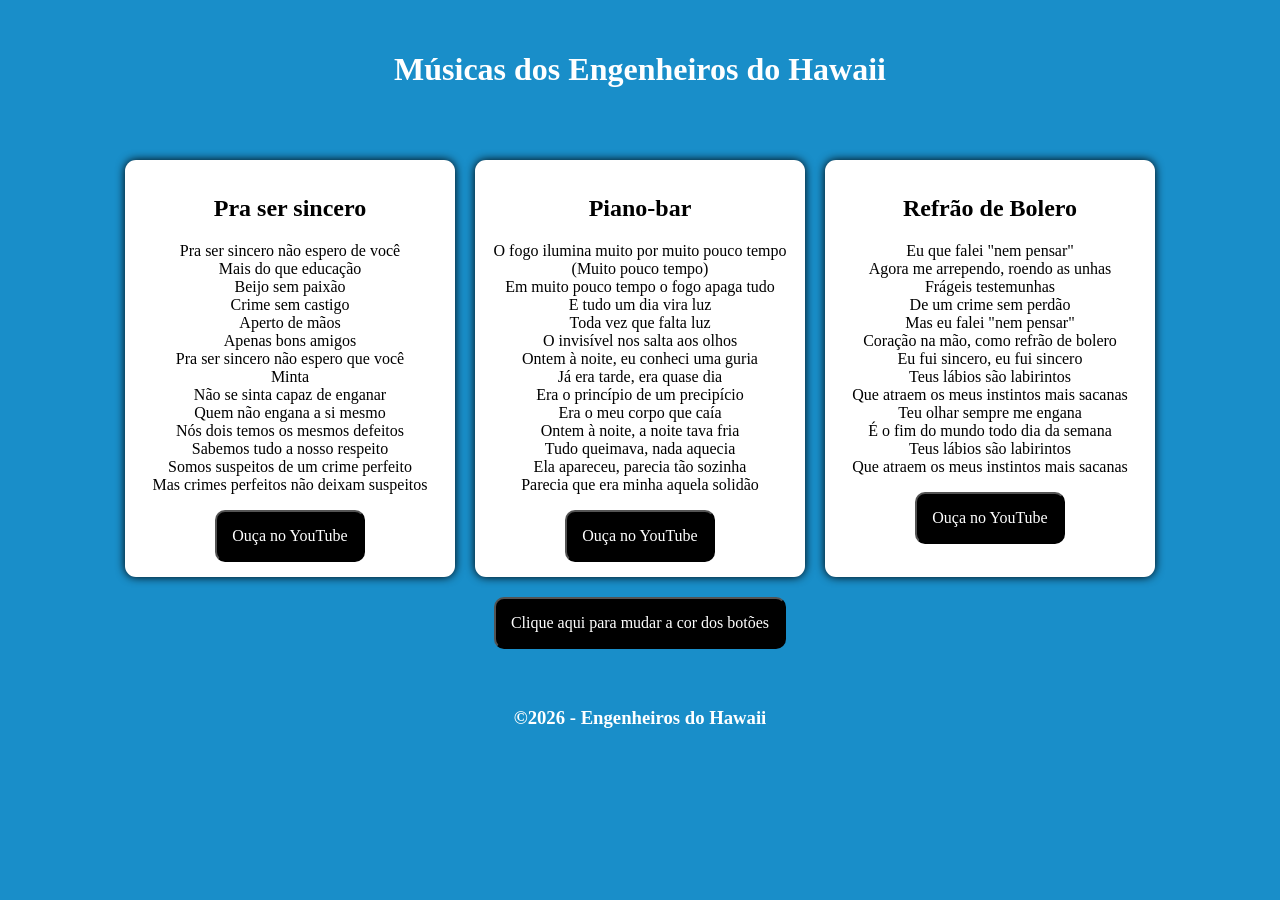
<file: Tarefa 4/index.html>
<!DOCTYPE html>
<html lang="en">
<head>
    <meta charset="UTF-8">
    <meta name="viewport" content="width=device-width, initial-scale=1.0">
    <title>Document</title>
    <link rel="stylesheet" href="style.css">
</head>
<body>

    <header>
        <h1> Músicas dos Engenheiros do Hawaii</h1>
    </header>

    <div class="musica">
        <div class="box">
            <h2> Pra ser sincero </h2>
            <p>
                Pra ser sincero não espero de você <br>
                Mais do que educação <br>
                Beijo sem paixão<br>
                Crime sem castigo<br>
                Aperto de mãos<br>
                Apenas bons amigos<br>
                Pra ser sincero não espero que você<br>
                Minta<br>
                Não se sinta capaz de enganar<br>
                Quem não engana a si mesmo<br>
                Nós dois temos os mesmos defeitos<br>
                Sabemos tudo a nosso respeito<br>
                Somos suspeitos de um crime perfeito<br>
                Mas crimes perfeitos não deixam suspeitos<br>
            </p>

              <button onclick="window.location.href='https://www.youtube.com/watch?v=a-w6tZX2Ono';" class="meu-botao botao-musica"> Ouça no YouTube </button>
        </div>

        <div class="box">
            <h2>Piano-bar</h2>
               <p> O fogo ilumina muito por muito pouco tempo <br>
                (Muito pouco tempo) <br>
                Em muito pouco tempo o fogo apaga tudo <br>
                E tudo um dia vira luz<br>
                Toda vez que falta luz<br>
                O invisível nos salta aos olhos<br>
                Ontem à noite, eu conheci uma guria<br>
                Já era tarde, era quase dia<br>
                Era o princípio de um precipício<br>
                Era o meu corpo que caía<br>
                Ontem à noite, a noite tava fria<br>
                Tudo queimava, nada aquecia<br>
                Ela apareceu, parecia tão sozinha<br>
                Parecia que era minha aquela solidão<br> </p>

                <button onclick="window.location.href='https://www.youtube.com/watch?v=DhSTu_hWbt8';" class="meu-botao botao-musica"> Ouça no YouTube </button>

        </div>

        <div class="box">
            <h2> Refrão de Bolero</h2>
            <p>
                Eu que falei "nem pensar" <br> 
                Agora me arrependo, roendo as unhas <br> 
                Frágeis testemunhas<br> 
                De um crime sem perdão<br> 
                Mas eu falei "nem pensar"<br> 
                Coração na mão, como refrão de bolero<br> 
                Eu fui sincero, eu fui sincero<br> 
                Teus lábios são labirintos<br> 
                Que atraem os meus instintos mais sacanas<br> 
                Teu olhar sempre me engana<br> 
                É o fim do mundo todo dia da semana<br> 
                Teus lábios são labirintos <br>
                Que atraem os meus instintos mais sacanas <br>
            </p>

            <button onclick="window.location.href='https://www.youtube.com/watch?v=NDzH1lb1rcE';" class="meu-botao botao-musica"> Ouça no YouTube </button>
        </div>
    </div>

    <button class="meu-botao" id="botao1" onclick="mudarCor()"> Clique aqui para mudar a cor dos botões</button>

    <footer>
        <h3> ©2026 - Engenheiros do Hawaii  </h3>
    </footer>
</body>
</html>

<script>
    function mudarCor() {

    const letras = '0123456789ABCDEF';
    let cor = '#';

    for (let i = 0; i < 6; i++) {
        cor += letras[Math.floor(Math.random() * 16)];
    }

    const botoes = document.querySelectorAll('.botao-musica');

    botoes.forEach(botao => {
        botao.style.backgroundColor = cor;
    });
}
</script>
</file>
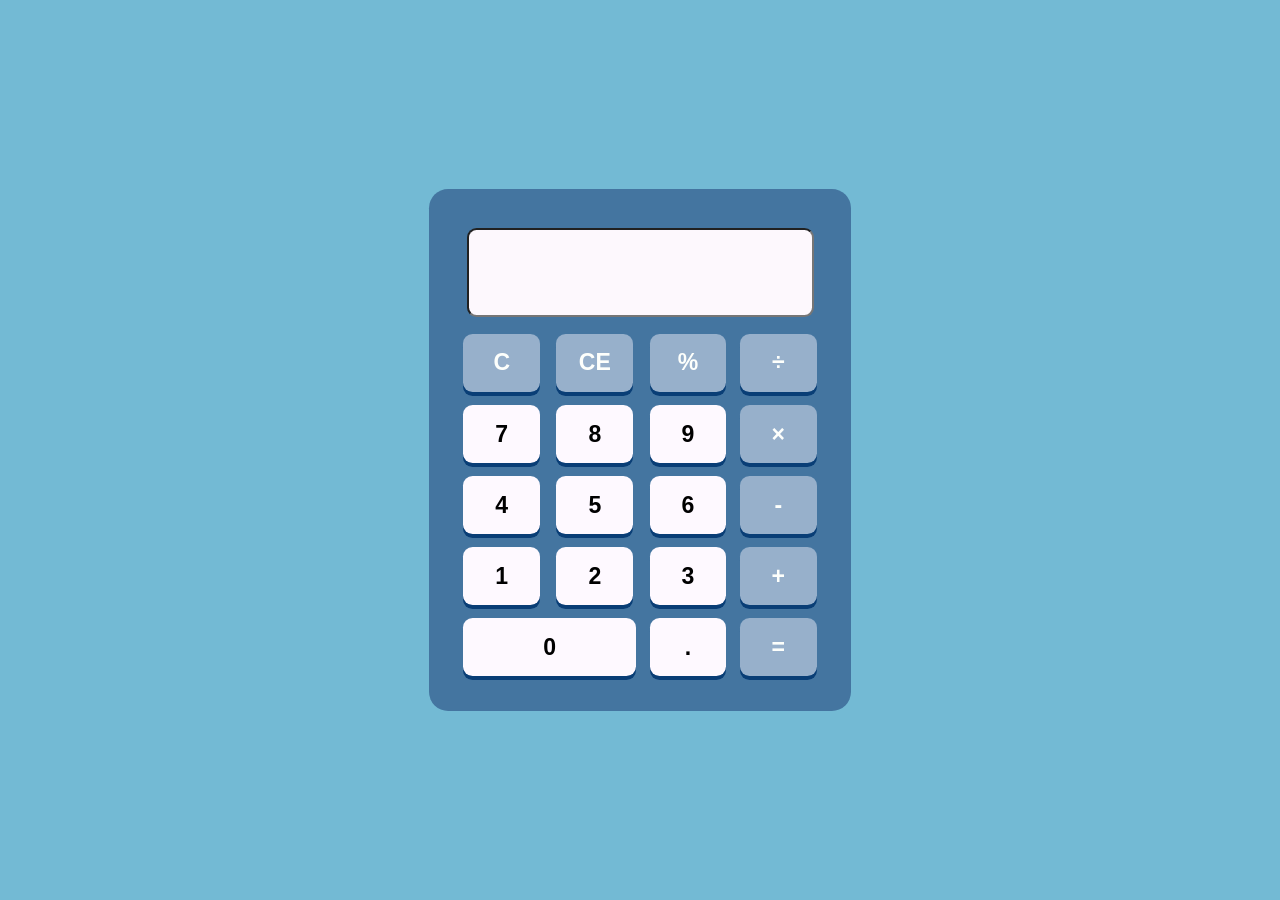
<file: Tarefa 5/index.html>
<!DOCTYPE html>
<html lang="en">
<head>
    <meta charset="UTF-8">
    <meta name="viewport" content="width=device-width, initial-scale=1.0">
    <title>Document</title>
    <link rel="stylesheet" href="style.css">
    <script src="script.js" defer></script>
</head>
<body>
    <div class="container">
        <div class="calculadora"> 
            <table>
                <tr> 
                    <td colspan = 4>
                        <input type="text" id="display" readonly>
                    </td>
                </tr>
                <tr>
                    <td> <button class="calculadoraBotoes" onclick="clearDisplay()" id="cleanDisplay"> C </button></td>
                    <td> <button class="calculadoraBotoes" onclick="deleteNumber()" id="deleteDigit" > CE </button></td>
                    <td> <button class="calculadoraBotoes" onclick="percentage()" id="porcentagem"> %</button></td>
                    <td> <button class="calculadoraBotoes" onclick="appendOperator('/')" id="divisao"> &divide </button> </td>
                <tr>
                    <td> <button class="calculadoraBotoes" onclick="appendNumber('7')"> 7 </button></td>
                    <td> <button class="calculadoraBotoes" onclick="appendNumber('8')"> 8 </button></td>
                    <td> <button class="calculadoraBotoes" onclick="appendNumber('9')"> 9 </button></td>
                    <td> <button class="calculadoraBotoes" onclick="appendOperator('*')" id="multiplicacao"> &times </button></td>
                </tr>
                <tr>
                    <td> <button class="calculadoraBotoes" onclick="appendNumber('4')"> 4 </button></td>
                    <td> <button class="calculadoraBotoes" onclick="appendNumber('5')"> 5</button></td>
                    <td> <button class="calculadoraBotoes" onclick="appendNumber('6')"> 6 </button></td>
                    <td> <button class="calculadoraBotoes" onclick="appendOperator('-')" id="subtracao" value="-"> - </button></td>
                </tr>
                <tr>
                    <td> <button class="calculadoraBotoes" onclick="appendNumber('1')"> 1 </button></td>
                    <td> <button class="calculadoraBotoes" onclick="appendNumber('2')"> 2 </button></td>
                    <td> <button class="calculadoraBotoes" onclick="appendNumber('3')"> 3 </button></td>
                    <td> <button class="calculadoraBotoes" onclick="appendOperator('+')"id="soma" value="+"> + </button></td>
                </tr>
                <tr>
                    <td colspan="2"> <button class="calculadoraBotoes" id="num0" onclick="appendNumber('0')"> 0 </button></td>
                    <td><button class="calculadoraBotoes" id="point" onclick="appendOperator('.')">.</button></td>
                    <td> <button class="calculadoraBotoes" value="=" onclick="calculate()" id="resultado"> = </button></td>
                </tr>
            </table>
        </div>
    </div>
    
</body>
</html>
</file>
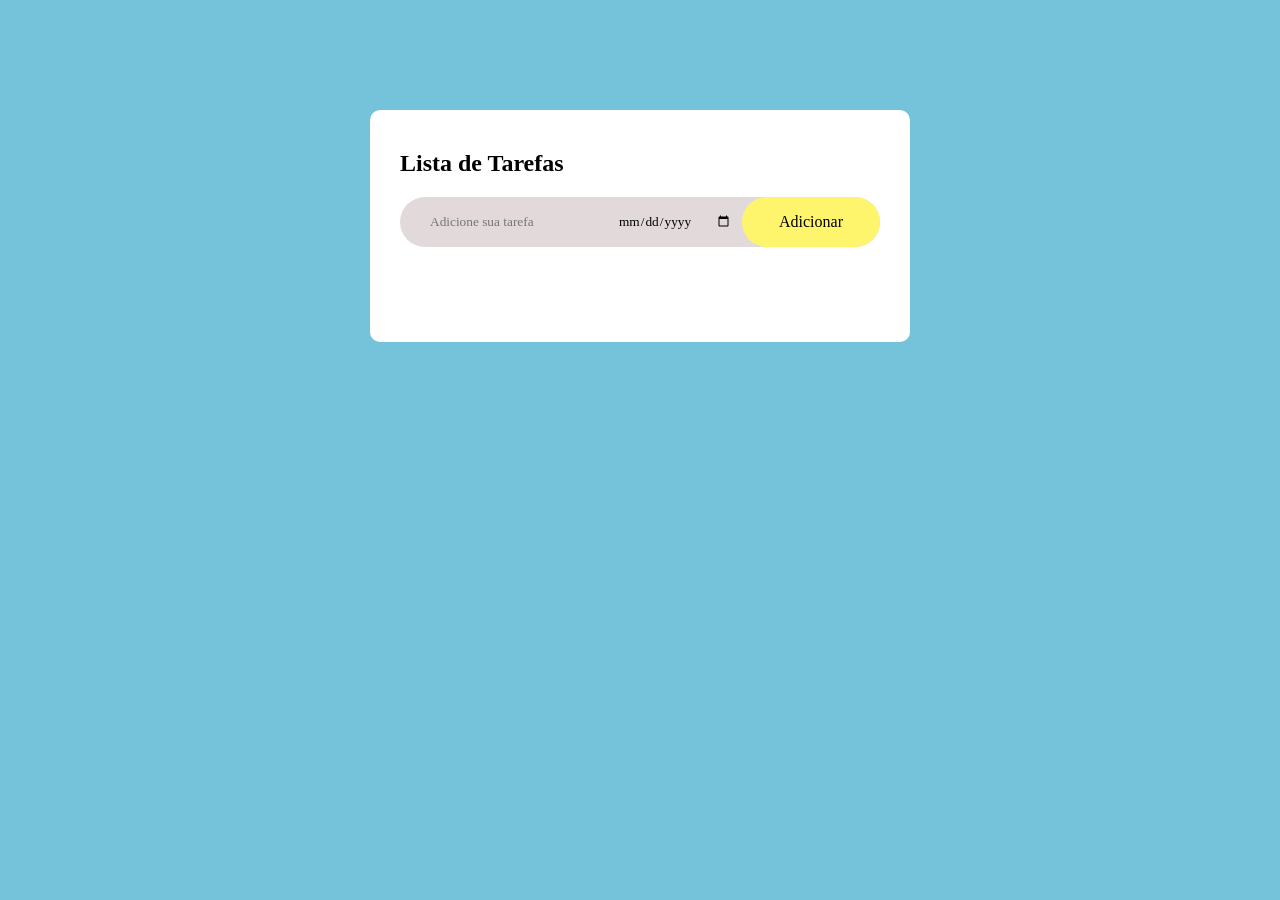
<file: Tarefa 6/index.html>
<!DOCTYPE html>
<html lang="en">
<head>
    <meta charset="UTF-8">
    <meta name="viewport" content="width=device-width, initial-scale=1.0">
    <title>Lista de Tarefas</title>
    <link rel="stylesheet" href="style.css">
    <script src="script.js" defer></script>
</head>
<body>
    <div class="container">
        <div class="todo">
            <h2> Lista de Tarefas</h2>
            <div class="row">
                <input type="text" id="input-box" placeholder="Adicione sua tarefa">
                <input type="date" id="input-data" placeholder="Digite a data de criação">
                <button onclick="adicionarTarefa()"> Adicionar </button>
            </div>

            <ul id="listaContainer">
            </ul>
        </div>
    </div>
</body>
</html>
</file>
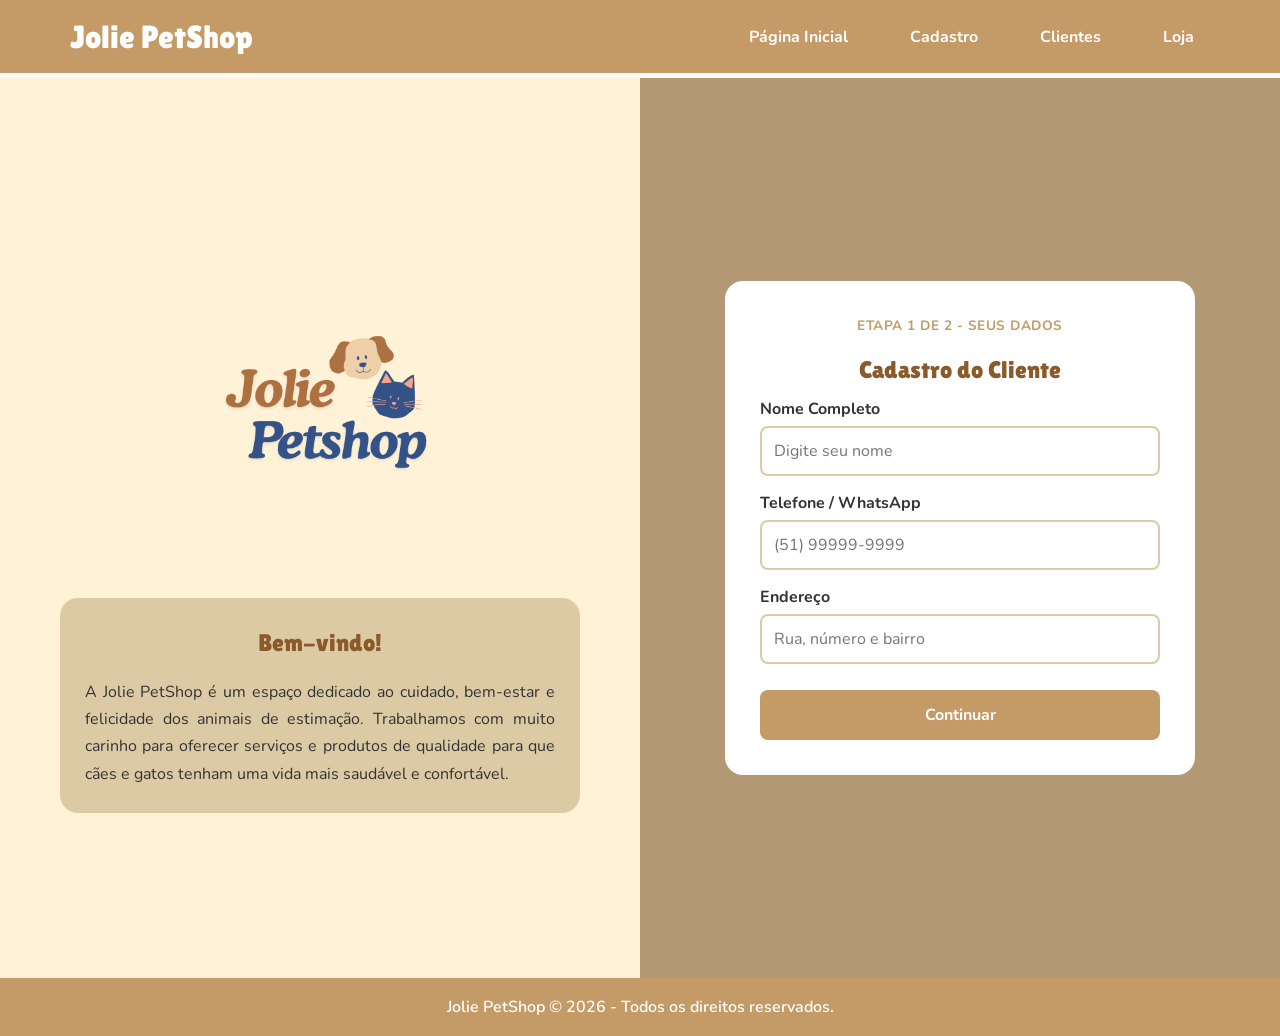
<file: Desafio Final/html/index.html>
<!DOCTYPE html>
<html lang="pt-BR">

<head>
    <meta charset="UTF-8">
    <meta name="viewport" content="width=device-width, initial-scale=1.0">
    <title>Jolie PetShop</title>

    <link rel="stylesheet" href="../style.css">

    <link rel="preconnect" href="https://fonts.googleapis.com">
    <link rel="preconnect" href="https://fonts.gstatic.com" crossorigin>

    <link href="https://fonts.googleapis.com/css2?family=Lilita+One&family=Nunito:wght@300;400;600;700&display=swap"
        rel="stylesheet">

    <script src="../script.js"></script>
</head>

<body>

    <header>
        <nav class="navbar">

            <h1 class="logo">Jolie PetShop</h1>

            <ul class="menu">
                <li><a href="index.html#inicio">Página Inicial</a></li>
                <li><a href="index.html#cadastro-login">Cadastro</a></li>
                <li><a href="clientes.html">Clientes</a></li>
                <li><a href="loja.html">Loja</a></li>
            </ul>

        </nav>
    </header>

    <main class="container">

        <section class="metade-esquerda" id="inicio">

            <img src="../img/logo.png" alt="Logo Jolie PetShop" onerror="this.style.display='none'">

            <div class="post">

                <h2>Bem-vindo!</h2>

                <p>
                    A Jolie PetShop é um espaço dedicado ao cuidado,
                    bem-estar e felicidade dos animais de estimação.
                    Trabalhamos com muito carinho para oferecer serviços
                    e produtos de qualidade para que cães e gatos tenham
                    uma vida mais saudável e confortável.
                </p>

            </div>

        </section>

        <section class="metade-direita" id="cadastro-login">

            <div class="cadastro">

                <form id="form-cadastro" novalidate>

                    <p class="passo-indicador">Etapa 1 de 2 - Seus dados</p>

                    <h2>Cadastro do Cliente</h2>

                    <label for="nome">Nome Completo</label>
                    <input
                        type="text"
                        id="nome"
                        name="nome"
                        placeholder="Digite seu nome"
                        required>

                    <label for="telefone">Telefone / WhatsApp</label>
                    <input
                        type="tel"
                        id="telefone"
                        name="telefone"
                        placeholder="(51) 99999-9999"
                        required>

                    <label for="endereco">Endereço</label>
                    <input
                        type="text"
                        id="endereco"
                        name="endereco"
                        placeholder="Rua, número e bairro"
                        required>

                    <button type="submit">
                        Continuar
                    </button>

                </form>

            </div>

        </section>

    </main>

    <footer>

        <p>
            Jolie PetShop © 2026 - Todos os direitos reservados.
        </p>

    </footer>

</body>

</html>
</file>
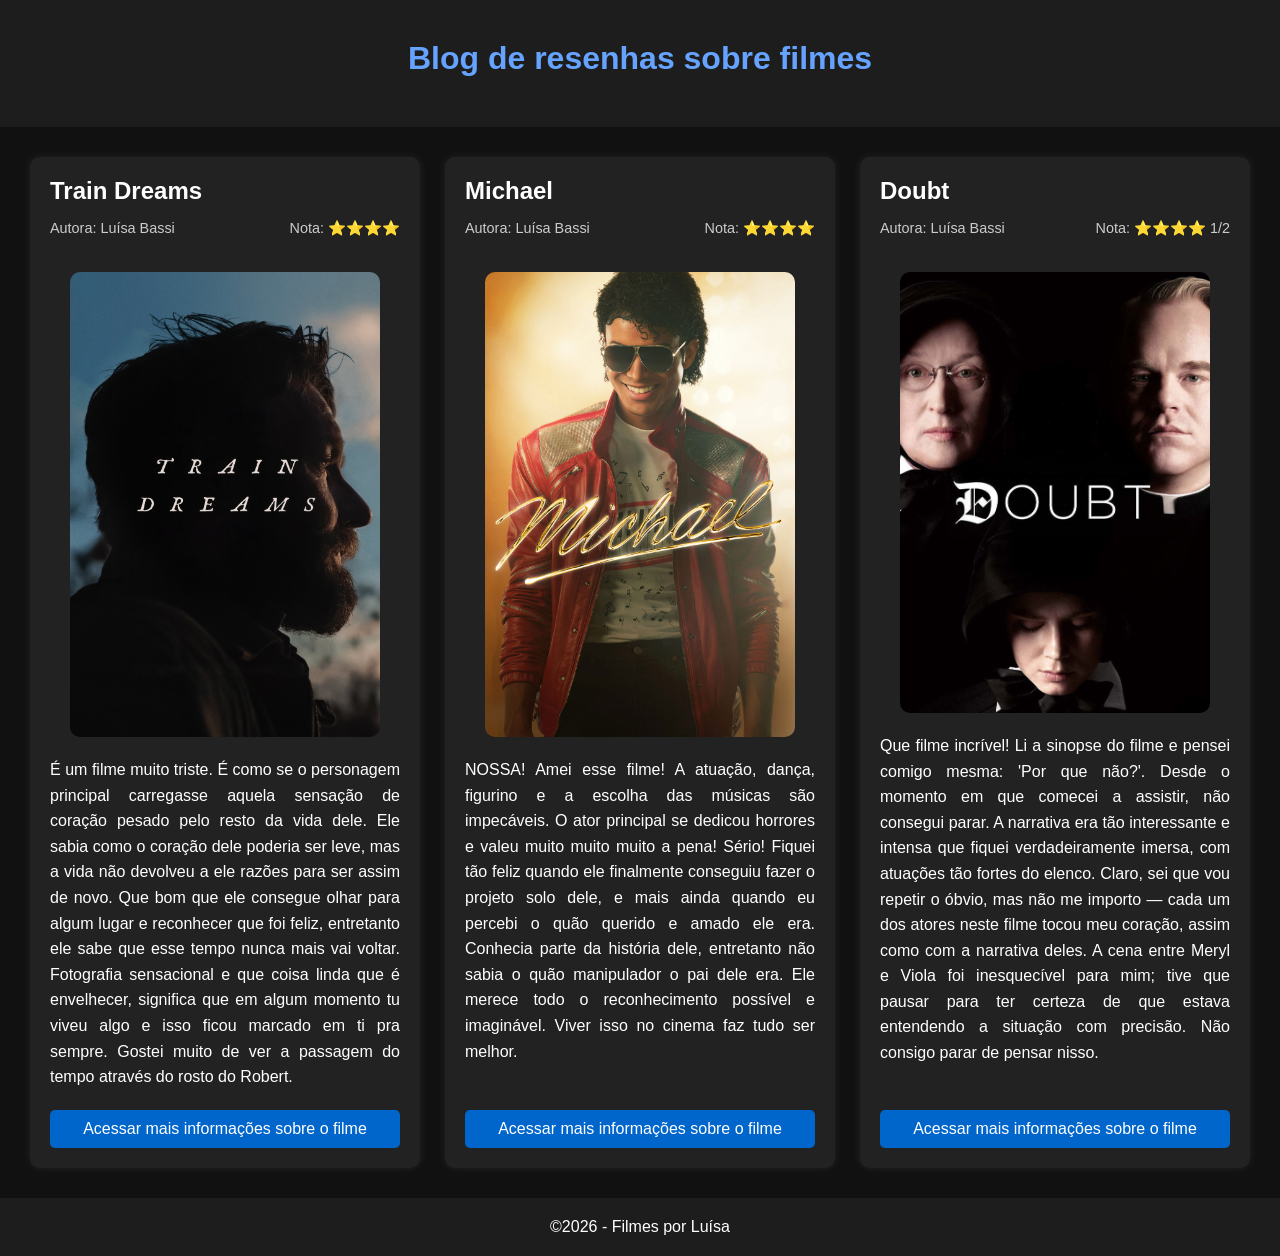
<file: Tarefa 3/blog.html>
<!DOCTYPE html>
<html lang="pt-BR">
<head>
    <meta charset="UTF-8">
    <meta name="viewport" content="width=device-width, initial-scale=1.0">
    <title>Blog sobre filmes</title>
    <link rel="stylesheet" href="style.css">
</head>
<body>

<header>
    <h1> Blog de resenhas sobre filmes</h1>
</header>

<main class="grid-posts">

    <article class="post">
        <h2>Train Dreams</h2>

        <div class="info">
            <span>Autora: Luísa Bassi</span>
            <span>Nota: ⭐⭐⭐⭐</span>
        </div>

        <img src="img/traindreams.jpg" alt="Poster do filme">

        <p>
            É um filme muito triste. É como se o personagem principal carregasse aquela sensação de coração pesado pelo resto da
            vida dele.
            Ele sabia como o coração dele poderia ser leve, mas a vida não devolveu a ele razões para ser assim de novo.
            Que bom que ele consegue olhar para algum lugar e reconhecer que foi feliz, entretanto ele sabe que esse tempo nunca
            mais vai voltar.
            Fotografia sensacional e que coisa linda que é envelhecer, significa que em algum momento tu viveu algo e isso ficou
            marcado em ti pra sempre.
            Gostei muito de ver a passagem do tempo através do rosto do Robert.
        </p>

       <a href="https://letterboxd.com/film/train-dreams/" class="meu-botao" target="_blank">Acessar mais informações sobre o filme</a>

    </article>

    <article class="post">
        <h2>Michael</h2>

        <div class="info">
            <span> Autora: Luísa Bassi</span>
            <span> Nota: ⭐⭐⭐⭐</span>
        </div>

        <img src="img/michael.jpg" alt="Poster do filme">

        <p>
            NOSSA! Amei esse filme! A atuação, dança, figurino e a escolha das músicas são impecáveis. 
            O ator principal se dedicou horrores e valeu muito muito muito a pena! Sério! Fiquei tão feliz quando ele finalmente 
            conseguiu fazer o projeto solo dele, e mais ainda quando eu percebi o quão querido e amado ele era. Conhecia parte da 
            história dele, entretanto não sabia o quão manipulador o pai dele era. Ele merece todo o reconhecimento possível e imaginável. 
            Viver isso no cinema faz tudo ser melhor.
        </p>

        <a href="https://letterboxd.com/film/michael-2026/" class="meu-botao" target="_blank">Acessar mais informações sobre o filme</a>
    </article>

    <article class="post">
        <h2>Doubt</h2>

        <div class="info">
            <span>Autora: Luísa Bassi</span>
            <span>Nota: ⭐⭐⭐⭐ 1/2</span>
        </div>

        <img src="img/doubt.jpg" alt="Poster do filme">
        <p>
            Que filme incrível! Li a sinopse do filme e pensei comigo mesma: 'Por que não?'. Desde o momento em que comecei a assistir, 
            não consegui parar. A narrativa era tão interessante e intensa que fiquei verdadeiramente imersa, com atuações tão fortes do elenco. 
            Claro, sei que vou repetir o óbvio, mas não me importo — cada um dos atores neste filme tocou meu coração, assim como com a narrativa 
            deles. A cena entre Meryl e Viola foi inesquecível para mim; tive que pausar para ter certeza de que estava entendendo a situação com 
            precisão. Não consigo parar de pensar nisso.
        </p>

        <a href="https://letterboxd.com/film/doubt/" class="meu-botao" target="_blank">Acessar mais informações sobre o filme</a>
    </article>

</main>

<footer>
    <p> ©2026 - Filmes por Luísa </p>
</footer>

</body>
</html>
</file>
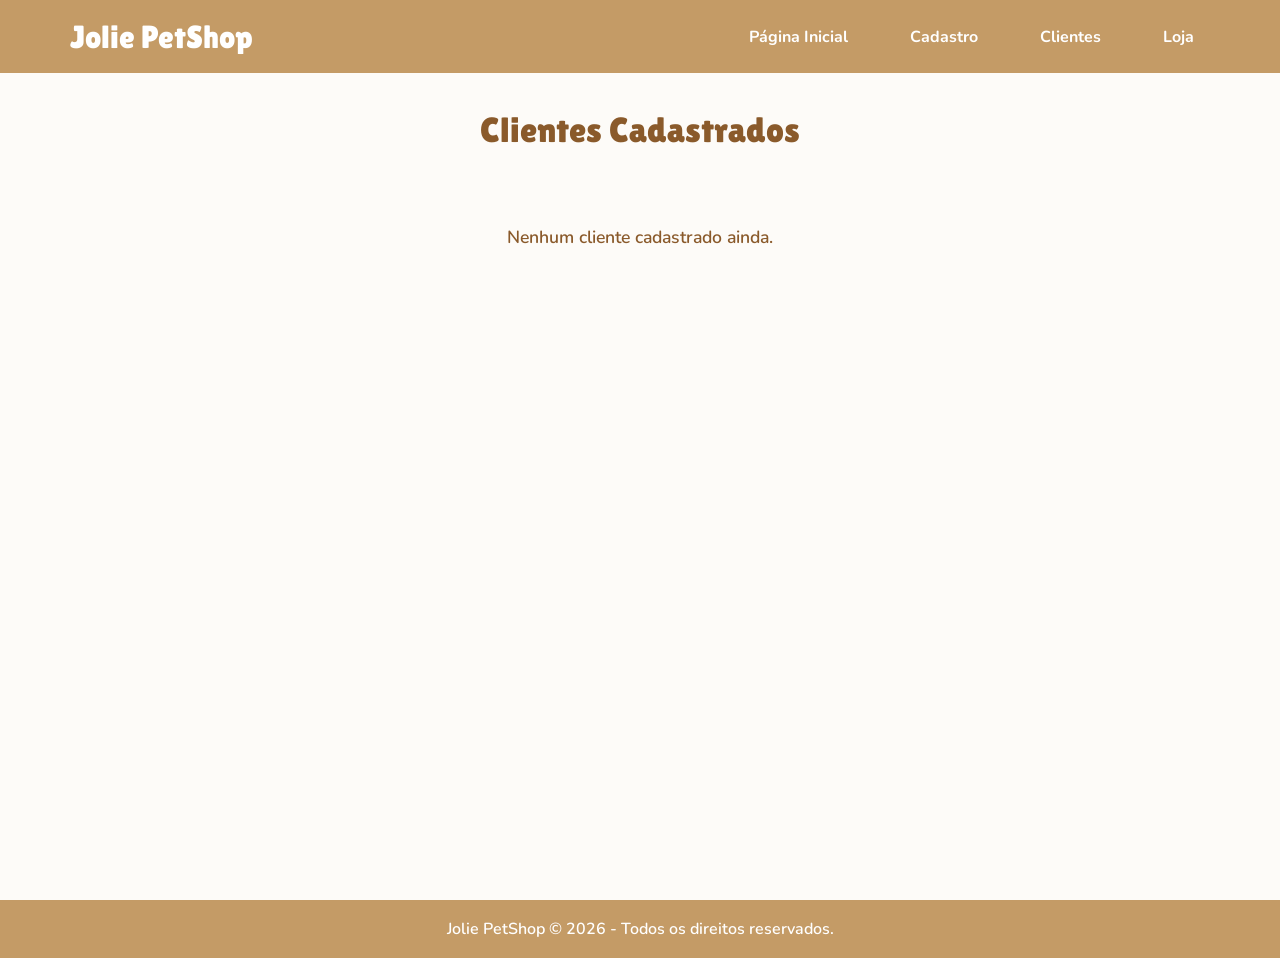
<file: Desafio Final/html/clientes.html>
<!DOCTYPE html>
<html lang="pt-BR">

<head>
    <meta charset="UTF-8">
    <meta name="viewport" content="width=device-width, initial-scale=1.0">
    <title>Jolie PetShop - Clientes</title>

    <link rel="stylesheet" href="../style.css">

    <link rel="preconnect" href="https://fonts.googleapis.com">
    <link rel="preconnect" href="https://fonts.gstatic.com" crossorigin>

    <link href="https://fonts.googleapis.com/css2?family=Lilita+One&family=Nunito:wght@300;400;600;700&display=swap"
        rel="stylesheet">

    <script src="../script.js"></script>
</head>

<body>

    <header>
        <nav class="navbar">

            <h1 class="logo">Jolie PetShop</h1>

            <ul class="menu">
                <li><a href="index.html#inicio">Página Inicial</a></li>
                <li><a href="index.html#cadastro-login">Cadastro</a></li>
                <li><a href="clientes.html">Clientes</a></li>
                <li><a href="loja.html">Loja</a></li>
            </ul>

        </nav>
    </header>

    <main class="pagina-clientes">

        <h2 class="titulo-pagina">Clientes Cadastrados</h2>

        <div class="grid-clientes" id="grid-clientes">
            <!-- Cards de clientes inseridos via JavaScript -->
        </div>

        <p class="vazio" id="vazio-clientes">Nenhum cliente cadastrado ainda.</p>

    </main>

    <div class="modal-overlay" id="modal-overlay">
        <div class="modal">
            <button class="modal-fechar" id="modal-fechar" aria-label="Fechar">&times;</button>
            <h2 id="modal-nome-animal">Nome do Animal</h2>
            <div class="modal-corpo" id="modal-corpo">
                <!-- Detalhes inseridos via JavaScript -->
            </div>
        </div>
    </div>

    <footer>
        <p>
            Jolie PetShop © 2026 - Todos os direitos reservados.
        </p>
    </footer>

</body>

</html>
</file>
<file: Tarefa 4/style.css>
body {
    background-color: rgb(25, 142, 201);
    font-family: Georgia, 'Times New Roman', Times, serif;
    margin: 0;
    padding: 0;
    text-align: center;
}

header{
    padding: 30px;
    color: #ffffff;
}

.musica{
    display: flex;
    justify-content: center;
    gap: 20px;
    padding: 20px;
}

.box {
    width: 300px;
    background-color: white;
    padding: 15px;
    border-radius: 11px;
    box-shadow: 0 0 10px rgba(1,1,1,1);
    text-align:center;
}

.meu-botao {
    background-color: black;
    color: #ffffff;
    border-radius: 10px;
    padding: 15px;
    font-family: 'Times New Roman', Times, serif;
    font-size: medium;
}

footer{
    margin-top: 30px;
    padding: 10px;
    color:#ffffff;
}
</file>
<file: Tarefa 5/style.css>
* {
  font-family:'Gill Sans', 'Gill Sans MT', Calibri, 'Trebuchet MS', sans-serif;
  font-weight: bolder;
  font-size: 1.2rem;
  color: #000000;
  margin: 0;
  padding: 0;
}

.container {
  background-color:rgb(115, 186, 212);
  height: 100vh;
  background-size: cover;
  display: flex;
  justify-content: center;
  align-items: center;
}

.calculadora{
  background-color: #4475a0;
  padding: 3vh;
  border-radius: 1rem;
}

#display {
  background-color: #fdf8fd;
  padding: 20px;
  border-radius: 0.5rem;
  text-align: right;
  height: 5vh;
  margin: 0.5rem;
  width: 83% ;
}

.calculadoraBotoes{
  width: 4rem;
  height: 3rem;
  border: none;
  margin: 0.3rem;
  border-radius: 0.5rem;
  background-color: #fef9ff;
  box-shadow: 0 4px #093e76;
  text-align: center;
}

.calculatorBotoes:active {
  transform: translateY(1vh);
  box-shadow: 0 2px #cac5b6;
}

#cleanDisplay, #deleteDigit, #divisao, #multiplicacao, #subtracao, #soma,
#resultado, #porcentagem{
  background-color: #97b0cb;
  color: #fdfffc;
}

#num0{
  width: 9rem;
}
</file>
<file: Tarefa 6/style.css>
*{
    margin:0;
    padding:0;
    font-family:'Times New Roman', Times, serif;
    box-sizing: border-box;
}

.container{
    width: 100%;
    min-height:  100vh;
    background-color: rgb(117, 194, 219);
    padding: 10px;
}

.todo{
    width: 100%;
    max-width: 540px;
    background: #ffff;
    margin: 100px auto 20px;
    padding: 40px 30px 70px;
    border-radius: 10px;
}

.todo h2{
    color: black;
    display: flex;
    align-items: center;
    margin-bottom: 20px;
}

.row{
    display: flex;
    align-items: center;
    justify-content: space-between;
    background:#e2dada; 
    border-radius: 30px;
    padding-left: 20px;
    margin-bottom: 25px;
}

input{
    flex: 2;
    border: none;
    outline:none;
    background: transparent;
    padding: 10px;
}

button{
    border:none;
    outline: none;
    padding: 16px 50px;
    background: #fff56c;
    font-size: 16px;
    cursor: pointer;
    border-radius: 40px;
    width: 30%;
    display: flex;
    justify-content: center;
    align-items: center;
}

ul li{
    list-style: none;
    font-size: 17px;
    padding: 12px 8px 12px 50px;
    user-select: none;
    cursor: pointer;
    position: relative;
}

ul li::before{
    content: '';
    position: absolute;
    height: 28px;
    width: 28px;
    border-radius: 50%;
    background-image: url(img/unchecked.png);
    background-size: cover;
    top: 10px;
    left: 8px;
}

ul li.checked{
    color: #444141;
    text-decoration: line-through;
}

ul li.checked::before{
    background-image: url(img/checked.png);
}

ul li span{
    position: absolute;
    right:0;
    top: 5px;
    width: 40px;
    height: 40px;
    font-size:22px ;
    color: #555;
    line-height: 40px;
    text-align: center;
    border-radius: 50%;
}

ul li span:hover{
    background: #edeef0;
}
</file>
<file: Desafio Final/style.css>
/* RESET */

*{
    margin:0;
    padding:0;
    box-sizing:border-box;
    font-family:"Nunito",sans-serif;
}

html{
    scroll-behavior:smooth;
}

body{
    background:#fdfbf8;
    color:#333;
}

/* HEADER */

header{
    width:100%;
    background:#c49b66;
    position:fixed;
    top:0;
    left:0;
    z-index:1000;
}

.navbar{
    max-width:1200px;
    margin:auto;
    padding:18px 30px;
    display:flex;
    justify-content:space-between;
    align-items:center;
}

.logo{
    color:#fff;
    font-size:2rem;
    font-family:"Lilita One",cursive;
    font-weight:normal;
}

.menu{
    display:flex;
    gap:30px;
    list-style:none;
}

.menu a{
    color:#fff;
    text-decoration:none;
    font-weight:700;
    padding:10px 16px;
    border-radius:8px;
    transition:.3s;
}

.menu a:hover{
    background:#fff2d7;
    color:#8a5a2b;
}

/* CONTEÚDO */

.container{
    display:flex;
    min-height:100vh;
    margin-top:78px;
}

/* LADO ESQUERDO */

.metade-esquerda{
    width:50%;
    background:#fff2d7;

    display:flex;
    flex-direction:column;
    justify-content:center;
    align-items:center;

    padding:50px;
}

.metade-esquerda img{
    width:320px;
    max-width:80%;
    margin-bottom:35px;
}

.post{
    max-width:520px;
    background:#dccaa4;
    padding:25px;
    border-radius:18px;
    text-align:justify;
    line-height:1.7;
}

.post h2{
    text-align:center;
    color:#8a5a2b;
    margin-bottom:15px;
    font-family:"Lilita One",cursive;
    font-weight:normal;
}

/* LADO DIREITO */

.metade-direita{
    width:50%;
    background:#b29973;

    display:flex;
    justify-content:center;
    align-items:center;

    padding:40px;
}

/* FORMULÁRIO */

.cadastro{
    width:100%;
    max-width:470px;
    background:#fff;
    padding:35px;
    border-radius:18px;
}

.cadastro form{
    display:flex;
    flex-direction:column;
}

.cadastro h2{
    color:#8a5a2b;
    text-align:center;
    margin:15px 0;
    font-family:"Lilita One",cursive;
    font-weight:normal;
}

.cadastro label{
    margin-bottom:6px;
    font-weight:700;
}

.cadastro input,
.cadastro select{
    padding:12px;
    margin-bottom:16px;

    border:2px solid #dccaa4;
    border-radius:8px;

    font-size:1rem;

    outline:none;

    transition:.3s;
}

.cadastro input:focus,
.cadastro select:focus{
    border-color:#c49b66;
}

.cadastro button{
    margin-top:10px;

    padding:14px;

    border:none;
    border-radius:8px;

    background:#c49b66;

    color:#fff;

    font-size:1rem;
    font-weight:bold;

    cursor:pointer;

    transition:.3s;
}

.cadastro button:hover{
    background:#8a5a2b;
}

.passo-indicador{
    text-align:center;
    margin-bottom:6px;
    font-size:.85rem;
    font-weight:700;
    letter-spacing:.5px;
    text-transform:uppercase;
    color:#c49b66;
}

.btn-voltar-link{
    margin-top:6px;
    text-align:center;
    font-size:.9rem;
    font-weight:700;
    color:#8a5a2b;
    text-decoration:underline;
}

.btn-voltar-link:hover{
    color:#c49b66;
}

.msg-sucesso{
    display:none;
    margin-top:14px;
    text-align:center;
    background:#e4f3df;
    color:#3d7a2b;
    font-weight:700;
    padding:12px;
    border-radius:8px;
}

.msg-sucesso.ativo{
    display:block;
}

/* FOOTER */

footer{
    background:#c49b66;
    color:#fff;
    text-align:center;
    padding:18px;
    font-weight:600;
}

/* TÍTULO DE PÁGINA (clientes / loja) */

.titulo-pagina{
    text-align:center;
    color:#8a5a2b;
    font-family:"Lilita One",cursive;
    font-weight:normal;
    font-size:2.2rem;
    margin-bottom:35px;
}

/* PÁGINA CLIENTES */

.pagina-clientes{
    max-width:1200px;
    margin:auto;
    padding:110px 30px 60px;
    min-height:100vh;
}

.grid-clientes{
    display:grid;
    grid-template-columns:repeat(auto-fill,minmax(230px,1fr));
    gap:22px;
}

.card-cliente{
    background:#fff2d7;
    border:2px solid #dccaa4;
    border-radius:16px;
    padding:24px;
    text-align:center;
    cursor:pointer;
    transition:.25s;
}

.card-cliente:hover{
    transform:translateY(-4px);
    border-color:#c49b66;
    box-shadow:0 10px 20px rgba(138,90,43,.15);
}

.card-cliente .icone-pata{
    font-size:2.4rem;
    margin-bottom:10px;
}

.card-cliente h3{
    color:#8a5a2b;
    font-family:"Lilita One",cursive;
    font-weight:normal;
    font-size:1.3rem;
    margin-bottom:8px;
}

.card-cliente p{
    font-weight:600;
    color:#555;
}

.vazio{
    display:none;
    text-align:center;
    font-weight:600;
    color:#8a5a2b;
    margin-top:40px;
    font-size:1.1rem;
}

.vazio.ativo{
    display:block;
}

/* MODAL */

.modal-overlay{
    display:none;
    position:fixed;
    inset:0;
    background:rgba(51,38,20,.55);
    z-index:2000;

    align-items:center;
    justify-content:center;
    padding:20px;
}

.modal-overlay.ativo{
    display:flex;
}

.modal{
    background:#fff;
    max-width:460px;
    width:100%;
    border-radius:18px;
    padding:35px;
    position:relative;
    max-height:85vh;
    overflow-y:auto;
}

.modal-fechar{
    position:absolute;
    top:14px;
    right:18px;
    background:none;
    border:none;
    font-size:1.8rem;
    line-height:1;
    color:#8a5a2b;
    cursor:pointer;
}

.modal h2{
    color:#8a5a2b;
    font-family:"Lilita One",cursive;
    font-weight:normal;
    text-align:center;
    margin-bottom:20px;
    padding-right:20px;
}

.modal-corpo p{
    padding:10px 0;
    border-bottom:1px solid #f0e6d2;
    line-height:1.5;
}

.modal-corpo p:last-child{
    border-bottom:none;
}

.modal-corpo strong{
    color:#8a5a2b;
}

/* PÁGINA LOJA */

.pagina-loja{
    max-width:1200px;
    margin:auto;
    padding:110px 30px 60px;
    min-height:100vh;
}

.grid-produtos{
    display:grid;
    grid-template-columns:repeat(auto-fill,minmax(230px,1fr));
    gap:22px;
}

.card-produto{
    background:#fff;
    border:2px solid #dccaa4;
    border-radius:16px;
    overflow:hidden;
    cursor:pointer;
    transition:.25s;
    display:flex;
    flex-direction:column;
}

.card-produto:hover{
    transform:translateY(-4px);
    border-color:#c49b66;
    box-shadow:0 10px 20px rgba(138,90,43,.15);
}

.card-produto img{
    width:100%;
    height:170px;
    object-fit:cover;
    background:#fff2d7;
}

.card-produto .info-produto{
    padding:16px;
    text-align:center;
}

.card-produto h3{
    color:#8a5a2b;
    font-size:1.1rem;
    margin-bottom:8px;
    font-family:"Lilita One",cursive;
    font-weight:normal;
}

.card-produto .preco{
    font-weight:800;
    color:#3d7a2b;
    font-size:1.15rem;
}

/* TOAST */

.toast{
    position:fixed;
    bottom:30px;
    left:50%;
    transform:translateX(-50%) translateY(20px);
    background:#3d7a2b;
    color:#fff;
    padding:16px 26px;
    border-radius:10px;
    font-weight:700;
    opacity:0;
    pointer-events:none;
    transition:.35s;
    z-index:3000;
    box-shadow:0 10px 25px rgba(0,0,0,.2);
}

.toast.ativo{
    opacity:1;
    transform:translateX(-50%) translateY(0);
}

/* RESPONSIVO */

@media(max-width:900px){

    .container{
        flex-direction:column;
        margin-top:130px;
    }

    .metade-esquerda,
    .metade-direita{
        width:100%;
    }

    .navbar{
        flex-direction:column;
        gap:15px;
    }

    .menu{
        flex-direction:column;
        gap:10px;
        align-items:center;
    }

    .metade-esquerda img{
        width:240px;
        margin-top: -30%;

    }

    .cadastro{
        max-width:100%;
    }

    .pagina-clientes,
    .pagina-loja{
        padding-top:170px;
    }

}

@media(max-width:480px){

    .grid-clientes,
    .grid-produtos{
        grid-template-columns:1fr;
    }

}
</file>
<file: Tarefa 3/style.css>
*{
    margin:0;
    padding:0;
    box-sizing:border-box;
    font-family:Arial, Helvetica, sans-serif;
}

body{
    background:#111;
    color:#fff;
}

p{
    text-align:justify;
}
header{
    background:#1d1d1d;
    padding:40px;
    text-align:center;
}

header h1{
    color:#65a3ff;
    margin-bottom:10px;
}

header p{
    color:#ddd;
}

.grid-posts{
    display:grid;
    grid-template-columns:repeat(auto-fit,minmax(300px,1fr));
    gap:25px;
    padding:30px;
}

.post{
    display:flex;
    flex-direction:column;
    justify-content:space-between;

    background:#222;
    border-radius:10px;
    padding:20px;
    box-shadow:0 0 10px rgba(255,255,255,.08);
    transition:.3s;
}

.post:hover{
    transform:translateY(-6px);
}

.post h2{
    color:#ffffff;
    margin-bottom:15px;
}

.info{
    display:flex;
    justify-content:space-between;
    flex-wrap:wrap;
    margin-bottom:15px;
    color:#ccc;
    font-size:.9rem;
}

.post p{
    line-height:1.6;
    flex:1;
    margin-bottom:20px;
}

.meu-botao {
  background-color: #0066cc;
  color: white;
  padding: 10px 20px;
  text-decoration: none;
  border-radius: 5px;
  display: inline-block;
  text-align: center;
}

.meu-botao:hover{
    background:#355fd4;
}

footer p{
    text-align: center;
    padding:20px;
    background:#1d1d1d;
}

@media(max-width:768px){

    header{
        padding:25px;
    }

    .info{
        flex-direction:column;
        gap:5px;
    }

}

img{
    width: 100%;
    height: auto;
    margin-left: auto;
    margin-right: auto;
    padding: 20px;
    border-radius: 30px;
}
</file>
